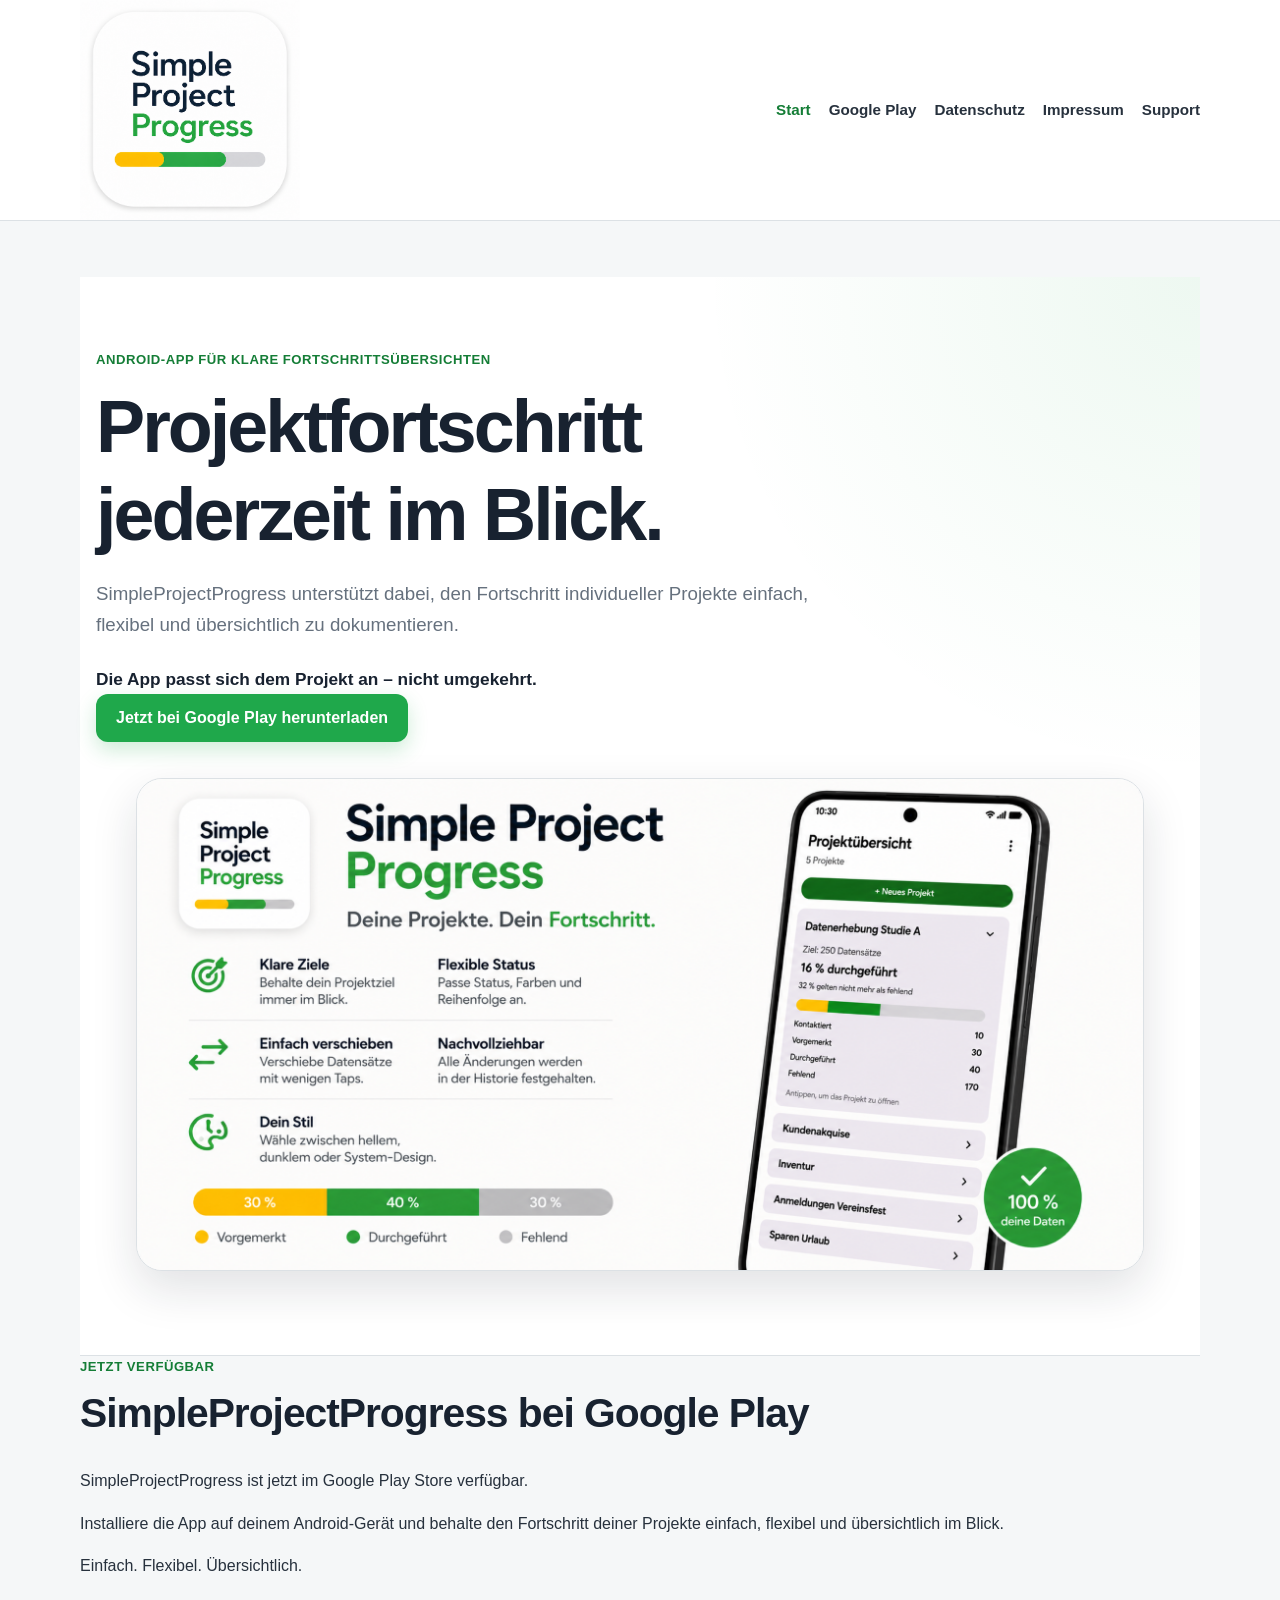
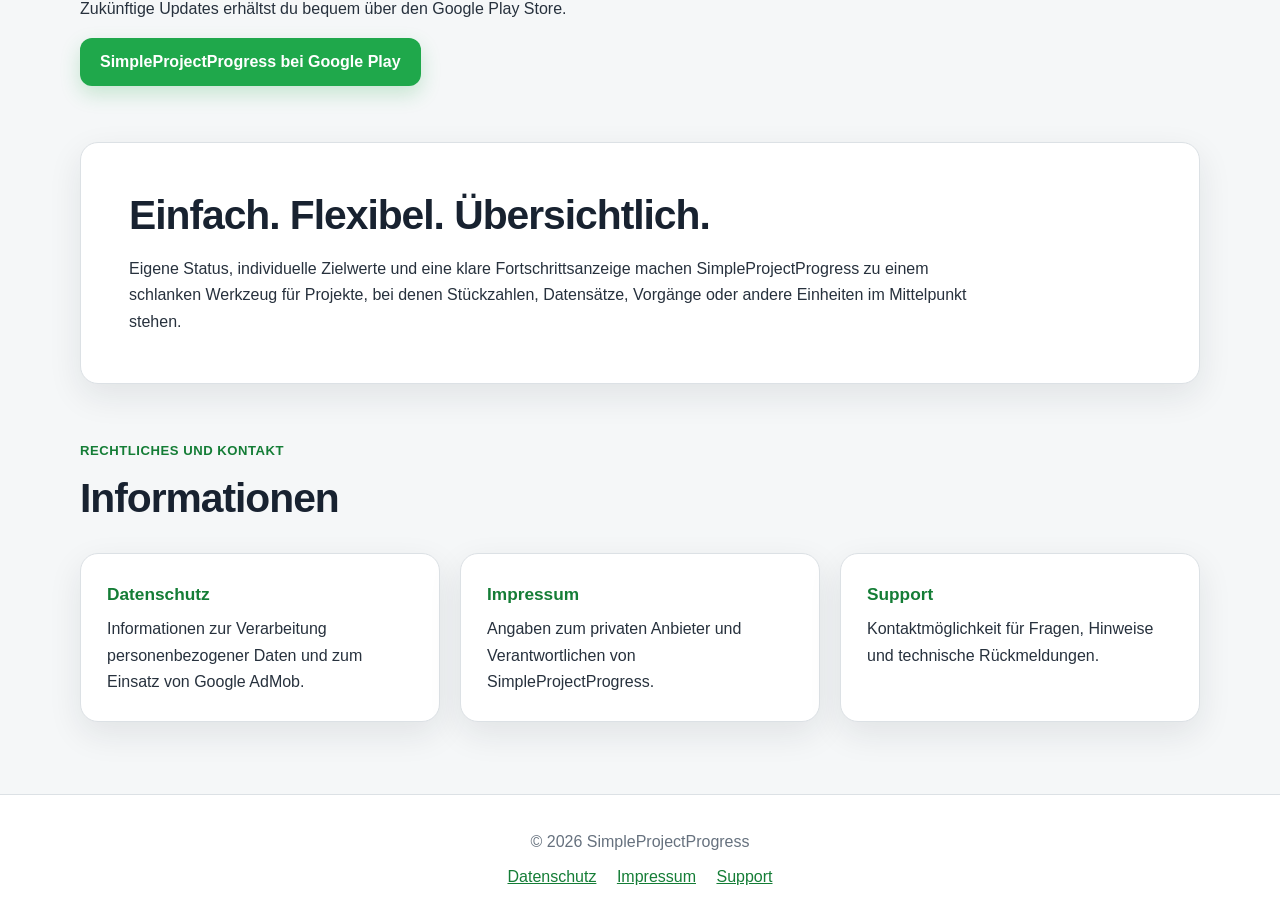
<file: index.html>
<!doctype html>
<html lang="de">
<head>
    <meta charset="utf-8">
    <meta name="viewport" content="width=device-width, initial-scale=1">
    <meta name="description" content="SimpleProjectProgress – Android-App für klare, flexible und übersichtliche Fortschrittsübersichten.">
    <title>SimpleProjectProgress</title>

    <link rel="icon" type="image/png" href="assets/favicon.png">
    <link rel="stylesheet" href="style.css?v=7">
</head>
<body>

<header class="site-header">
    <nav class="nav" aria-label="Hauptnavigation">
        <a class="brand" href="./" aria-label="SimpleProjectProgress Startseite">
            <img src="assets/simpleprojectprogress-logo.png" alt="SimpleProjectProgress">
        </a>

        <div class="nav-links">
            <a href="./" aria-current="page">Start</a>
            <a href="#download">Google Play</a>
            <a href="datenschutz/">Datenschutz</a>
            <a href="impressum/">Impressum</a>
            <a href="support/">Support</a>
        </div>
    </nav>
</header>

<main class="page-main">
    <section class="hero" aria-labelledby="hero-title">
        <div class="hero-inner">
            <div class="hero-copy">
                <p class="eyebrow">Android-App für klare Fortschrittsübersichten</p>
                <h1 id="hero-title">Projektfortschritt jederzeit im Blick.</h1>
                <p class="lead">
                    SimpleProjectProgress unterstützt dabei, den Fortschritt individueller Projekte
                    einfach, flexibel und übersichtlich zu dokumentieren.
                </p>
                <p class="claim">Die App passt sich dem Projekt an – nicht umgekehrt.</p>

                <a class="button button-primary button-large hero-button"
                   href="https://play.google.com/store/apps/details?id=de.paschold.simpleprojectprogress"
                   target="_blank"
                   rel="noopener noreferrer">
                    Jetzt bei Google Play herunterladen
                </a>
            </div>

            <figure class="feature-graphic-wrap">
                <img
                    class="feature-graphic"
                    src="assets/simpleprojectprogress-feature-graphic.png"
                    alt="SimpleProjectProgress mit App-Oberfläche, Funktionen und Fortschrittsanzeige">
            </figure>
        </div>
    </section>

    <div class="content-shell">
        <section id="download" class="beta-panel" aria-labelledby="download-title">
            <div class="section-heading">
                <p class="section-kicker">Jetzt verfügbar</p>
                <h2 id="download-title">SimpleProjectProgress bei Google Play</h2>
            </div>

            <div class="beta-copy">
                <p>
                    SimpleProjectProgress ist jetzt im Google Play Store verfügbar.
                </p>
                <p>
                    Installiere die App auf deinem Android-Gerät und behalte den Fortschritt
                    deiner Projekte einfach, flexibel und übersichtlich im Blick.
                </p>
                <p class="beta-highlight">Einfach. Flexibel. Übersichtlich.</p>
                <p>
                    Zukünftige Updates erhältst du bequem über den Google Play Store.
                </p>

                <a class="button button-primary button-large"
                   href="https://play.google.com/store/apps/details?id=de.paschold.simpleprojectprogress"
                   target="_blank"
                   rel="noopener noreferrer">
                    SimpleProjectProgress bei Google Play
                </a>
            </div>
        </section>

        <section class="content-card app-summary" aria-labelledby="summary-title">
            <h2 id="summary-title">Einfach. Flexibel. Übersichtlich.</h2>
            <p>
                Eigene Status, individuelle Zielwerte und eine klare Fortschrittsanzeige machen
                SimpleProjectProgress zu einem schlanken Werkzeug für Projekte, bei denen Stückzahlen,
                Datensätze, Vorgänge oder andere Einheiten im Mittelpunkt stehen.
            </p>
        </section>

        <section class="information-section" aria-labelledby="informationen">
            <div class="section-heading">
                <p class="section-kicker">Rechtliches und Kontakt</p>
                <h2 id="informationen">Informationen</h2>
            </div>

            <div class="card-grid">
                <a class="card" href="datenschutz/">
                    <strong>Datenschutz</strong>
                    Informationen zur Verarbeitung personenbezogener Daten und zum Einsatz von Google AdMob.
                </a>

                <a class="card" href="impressum/">
                    <strong>Impressum</strong>
                    Angaben zum privaten Anbieter und Verantwortlichen von SimpleProjectProgress.
                </a>

                <a class="card" href="support/">
                    <strong>Support</strong>
                    Kontaktmöglichkeit für Fragen, Hinweise und technische Rückmeldungen.
                </a>
            </div>
        </section>
    </div>
</main>

<footer class="site-footer">
    <div>© 2026 SimpleProjectProgress</div>
    <nav aria-label="Fußnavigation">
        <a href="datenschutz/">Datenschutz</a>
        <a href="impressum/">Impressum</a>
        <a href="support/">Support</a>
    </nav>
</footer>

<script>
    document.addEventListener("contextmenu", function (event) {
        event.preventDefault();
    });
</script>

</body>
</html>
</file>
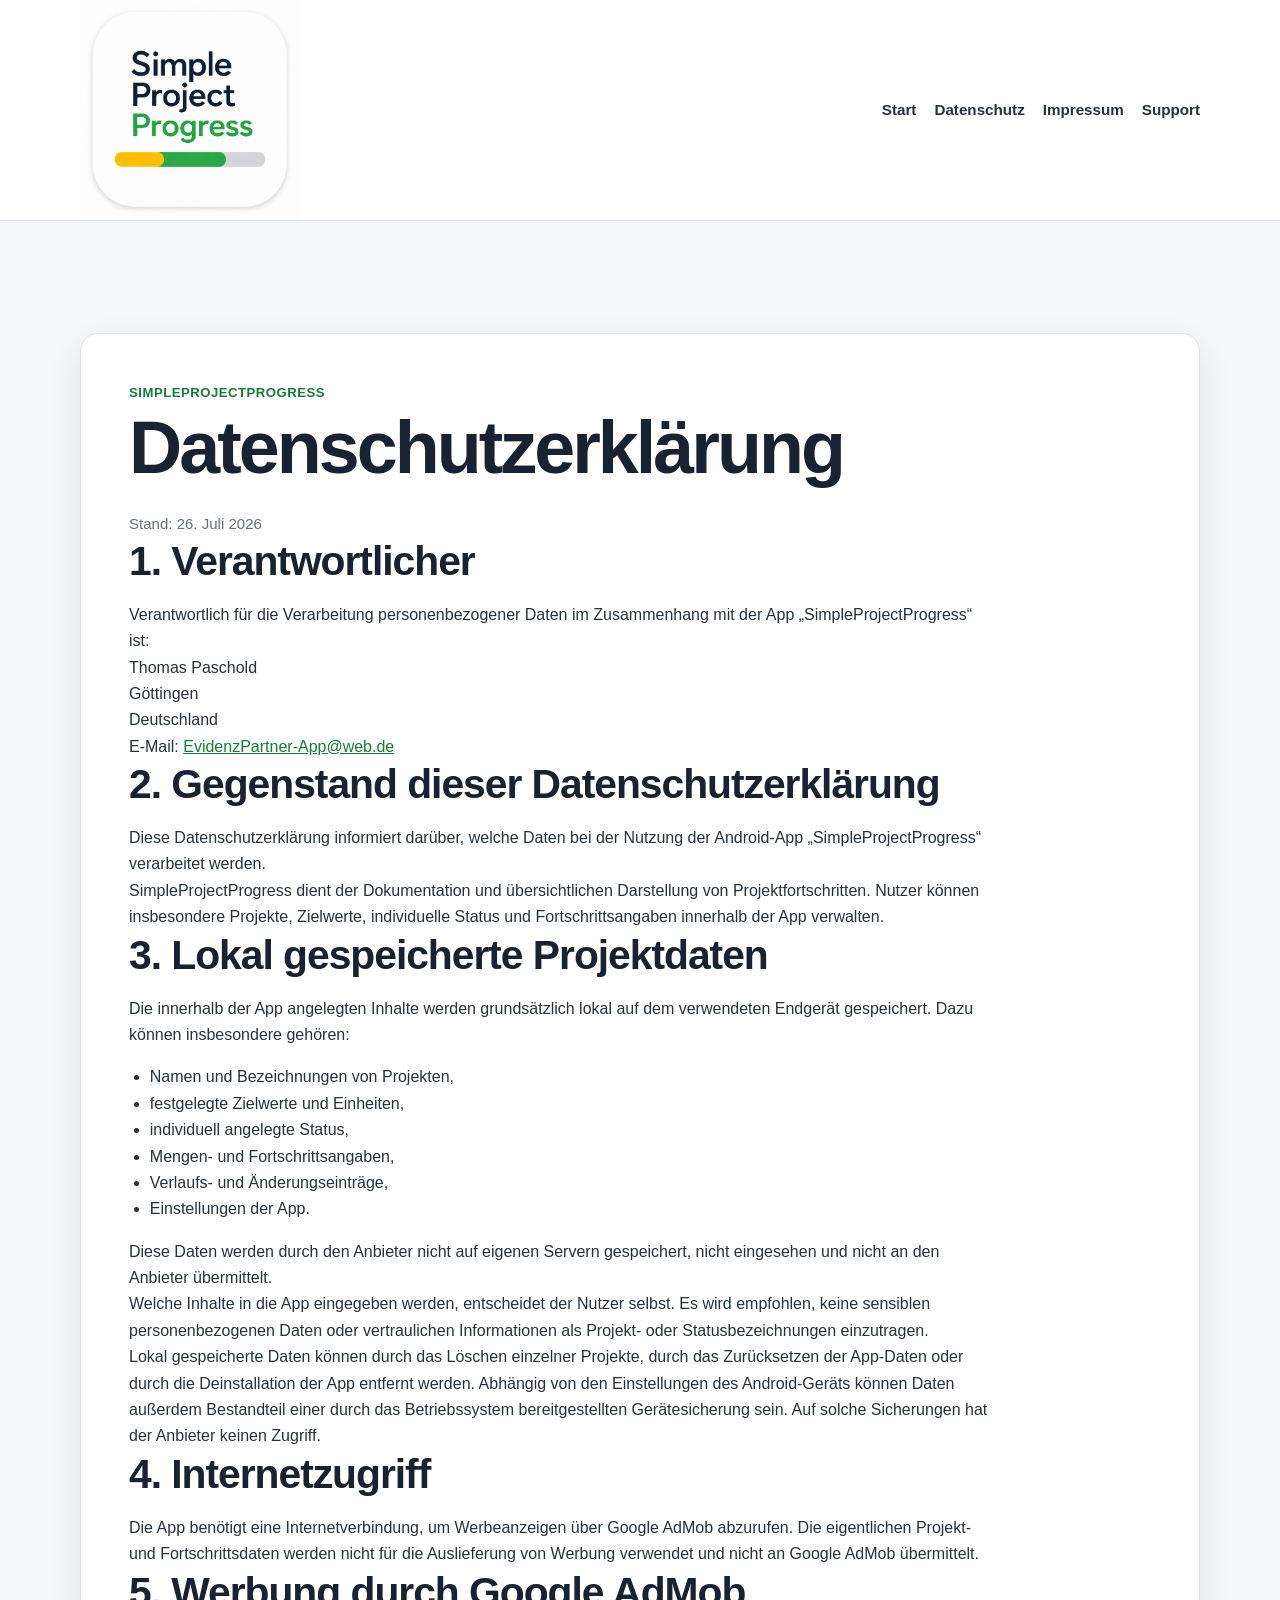
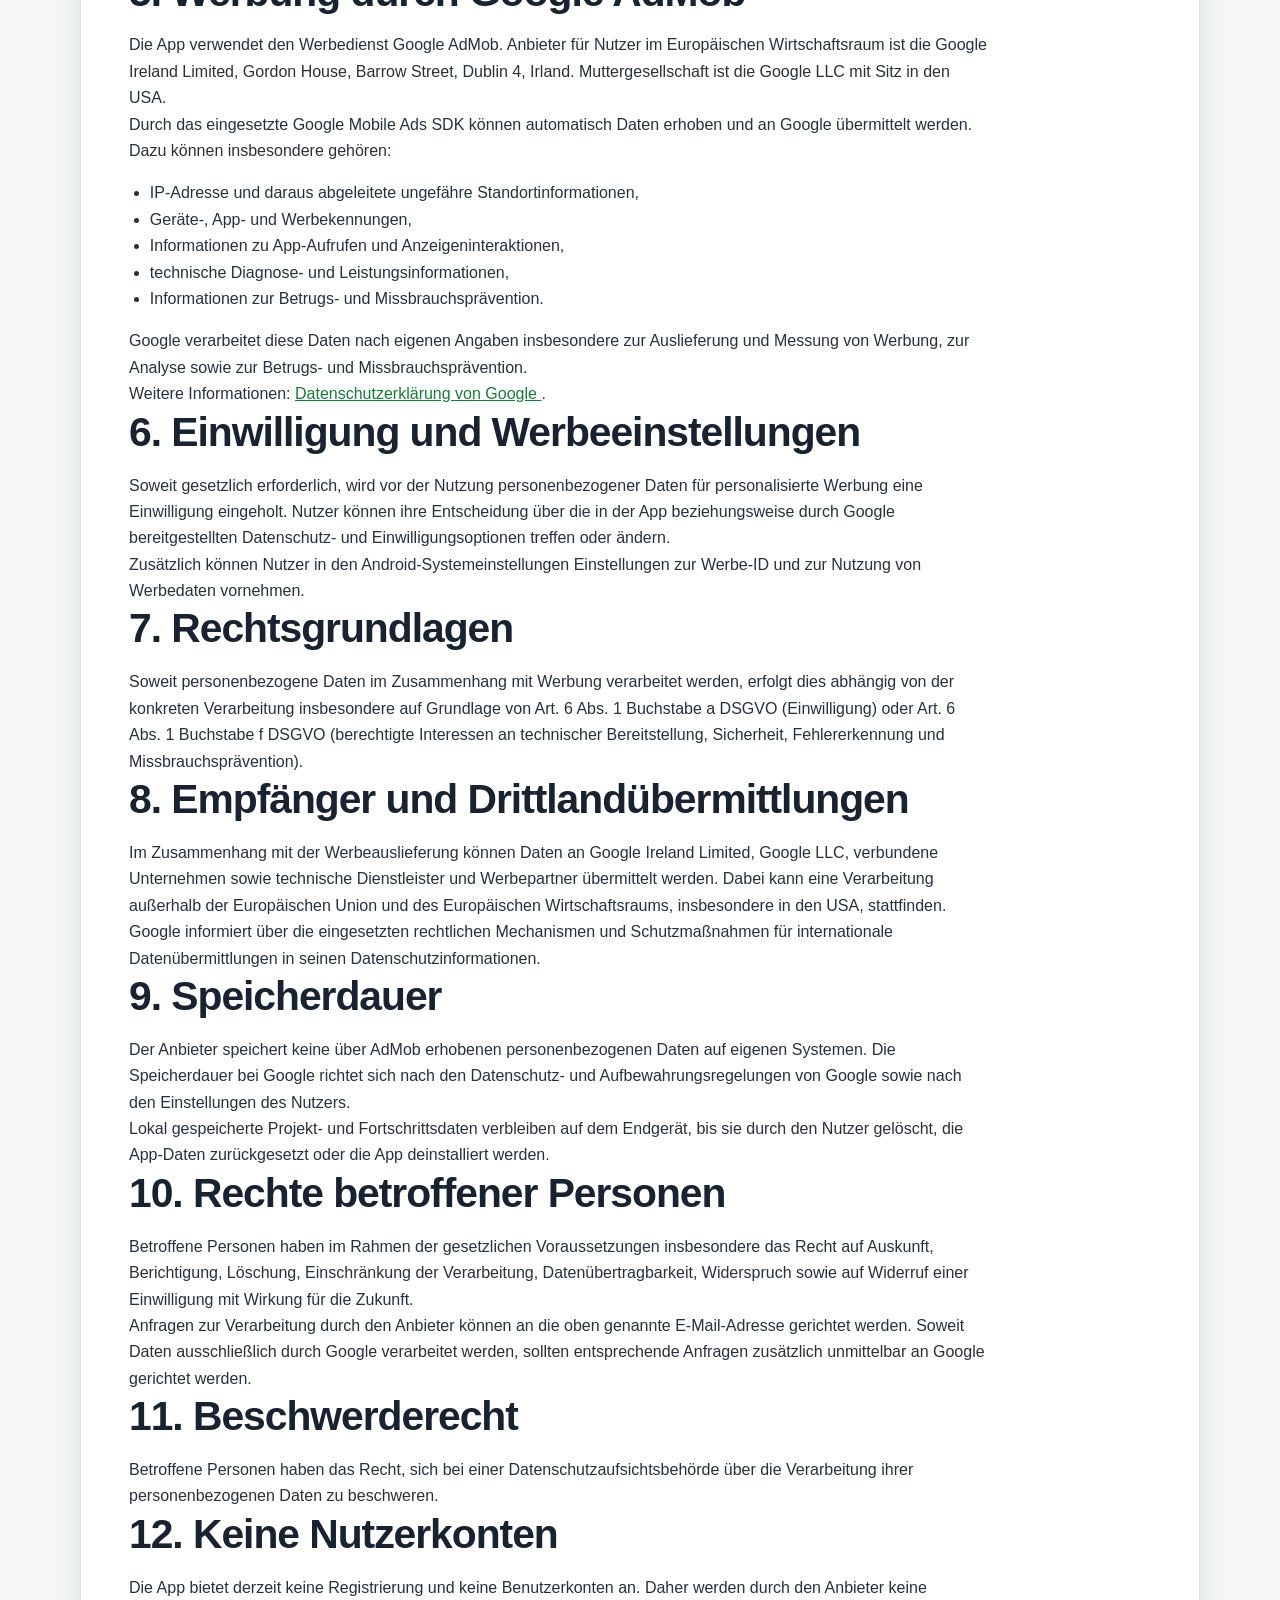
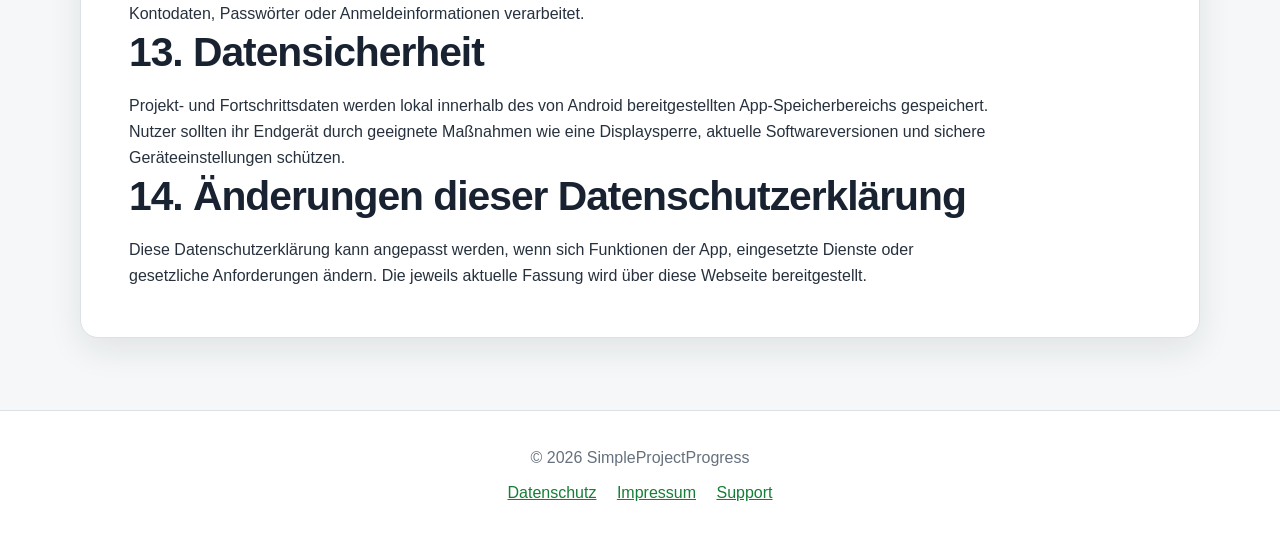
<file: datenschutz/index.html>
<!doctype html>
<html lang="de">
<head>
    <meta charset="utf-8">
    <meta name="viewport" content="width=device-width, initial-scale=1">
    <meta name="description" content="Datenschutzerklärung für SimpleProjectProgress.">
    <title>Datenschutz | SimpleProjectProgress</title>
    <link rel="stylesheet" href="../style.css">
</head>
<body>

<header class="site-header">
    <nav class="nav" aria-label="Hauptnavigation">
        <a class="brand" href="../">
            <img src="../assets/simpleprojectprogress-logo.png"
                 alt="SimpleProjectProgress">
        </a>
        <div class="nav-links">
            <a href="../">Start</a>
            <a href="../datenschutz/">Datenschutz</a>
            <a href="../impressum/">Impressum</a>
            <a href="../support/">Support</a>
        </div>
    </nav>
</header>

<main>
    <article class="content-card">
        <p class="eyebrow">SimpleProjectProgress</p>
        <h1>Datenschutzerklärung</h1>
        <p class="meta">Stand: 26. Juli 2026</p>

        <h2>1. Verantwortlicher</h2>
        <p>
            Verantwortlich für die Verarbeitung personenbezogener Daten
            im Zusammenhang mit der App „SimpleProjectProgress“ ist:
        </p>
        <p>
            Thomas Paschold<br>
            Göttingen<br>
            Deutschland<br>
            E-Mail:
            <a href="mailto:EvidenzPartner-App@web.de">
               EvidenzPartner-App@web.de
            </a>
        </p>

        <h2>2. Gegenstand dieser Datenschutzerklärung</h2>
        <p>
            Diese Datenschutzerklärung informiert darüber, welche Daten
            bei der Nutzung der Android-App „SimpleProjectProgress“
            verarbeitet werden.
        </p>
        <p>
            SimpleProjectProgress dient der Dokumentation und
            übersichtlichen Darstellung von Projektfortschritten. Nutzer
            können insbesondere Projekte, Zielwerte, individuelle Status
            und Fortschrittsangaben innerhalb der App verwalten.
        </p>

        <h2>3. Lokal gespeicherte Projektdaten</h2>
        <p>
            Die innerhalb der App angelegten Inhalte werden grundsätzlich
            lokal auf dem verwendeten Endgerät gespeichert. Dazu können
            insbesondere gehören:
        </p>
        <ul>
            <li>Namen und Bezeichnungen von Projekten,</li>
            <li>festgelegte Zielwerte und Einheiten,</li>
            <li>individuell angelegte Status,</li>
            <li>Mengen- und Fortschrittsangaben,</li>
            <li>Verlaufs- und Änderungseinträge,</li>
            <li>Einstellungen der App.</li>
        </ul>
        <p>
            Diese Daten werden durch den Anbieter nicht auf eigenen Servern
            gespeichert, nicht eingesehen und nicht an den Anbieter
            übermittelt.
        </p>
        <p>
            Welche Inhalte in die App eingegeben werden, entscheidet der
            Nutzer selbst. Es wird empfohlen, keine sensiblen
            personenbezogenen Daten oder vertraulichen Informationen als
            Projekt- oder Statusbezeichnungen einzutragen.
        </p>
        <p>
            Lokal gespeicherte Daten können durch das Löschen einzelner
            Projekte, durch das Zurücksetzen der App-Daten oder durch die
            Deinstallation der App entfernt werden. Abhängig von den
            Einstellungen des Android-Geräts können Daten außerdem
            Bestandteil einer durch das Betriebssystem bereitgestellten
            Gerätesicherung sein. Auf solche Sicherungen hat der Anbieter
            keinen Zugriff.
        </p>

        <h2>4. Internetzugriff</h2>
        <p>
            Die App benötigt eine Internetverbindung, um Werbeanzeigen über
            Google AdMob abzurufen. Die eigentlichen Projekt- und
            Fortschrittsdaten werden nicht für die Auslieferung von Werbung
            verwendet und nicht an Google AdMob übermittelt.
        </p>

        <h2>5. Werbung durch Google AdMob</h2>
        <p>
            Die App verwendet den Werbedienst Google AdMob. Anbieter für
            Nutzer im Europäischen Wirtschaftsraum ist die Google Ireland
            Limited, Gordon House, Barrow Street, Dublin 4, Irland.
            Muttergesellschaft ist die Google LLC mit Sitz in den USA.
        </p>
        <p>
            Durch das eingesetzte Google Mobile Ads SDK können automatisch
            Daten erhoben und an Google übermittelt werden. Dazu können
            insbesondere gehören:
        </p>
        <ul>
            <li>IP-Adresse und daraus abgeleitete ungefähre Standortinformationen,</li>
            <li>Geräte-, App- und Werbekennungen,</li>
            <li>Informationen zu App-Aufrufen und Anzeigeninteraktionen,</li>
            <li>technische Diagnose- und Leistungsinformationen,</li>
            <li>Informationen zur Betrugs- und Missbrauchsprävention.</li>
        </ul>
        <p>
            Google verarbeitet diese Daten nach eigenen Angaben insbesondere
            zur Auslieferung und Messung von Werbung, zur Analyse sowie zur
            Betrugs- und Missbrauchsprävention.
        </p>
        <p>
            Weitere Informationen:
            <a href="https://policies.google.com/privacy" rel="noopener noreferrer">
                Datenschutzerklärung von Google
            </a>.
        </p>

        <h2>6. Einwilligung und Werbeeinstellungen</h2>
        <p>
            Soweit gesetzlich erforderlich, wird vor der Nutzung
            personenbezogener Daten für personalisierte Werbung eine
            Einwilligung eingeholt. Nutzer können ihre Entscheidung über die
            in der App beziehungsweise durch Google bereitgestellten
            Datenschutz- und Einwilligungsoptionen treffen oder ändern.
        </p>
        <p>
            Zusätzlich können Nutzer in den Android-Systemeinstellungen
            Einstellungen zur Werbe-ID und zur Nutzung von Werbedaten
            vornehmen.
        </p>

        <h2>7. Rechtsgrundlagen</h2>
        <p>
            Soweit personenbezogene Daten im Zusammenhang mit Werbung
            verarbeitet werden, erfolgt dies abhängig von der konkreten
            Verarbeitung insbesondere auf Grundlage von Art. 6 Abs. 1
            Buchstabe a DSGVO (Einwilligung) oder Art. 6 Abs. 1 Buchstabe f
            DSGVO (berechtigte Interessen an technischer Bereitstellung,
            Sicherheit, Fehlererkennung und Missbrauchsprävention).
        </p>

        <h2>8. Empfänger und Drittlandübermittlungen</h2>
        <p>
            Im Zusammenhang mit der Werbeauslieferung können Daten an Google
            Ireland Limited, Google LLC, verbundene Unternehmen sowie
            technische Dienstleister und Werbepartner übermittelt werden.
            Dabei kann eine Verarbeitung außerhalb der Europäischen Union
            und des Europäischen Wirtschaftsraums, insbesondere in den USA,
            stattfinden.
        </p>
        <p>
            Google informiert über die eingesetzten rechtlichen Mechanismen
            und Schutzmaßnahmen für internationale Datenübermittlungen in
            seinen Datenschutzinformationen.
        </p>

        <h2>9. Speicherdauer</h2>
        <p>
            Der Anbieter speichert keine über AdMob erhobenen
            personenbezogenen Daten auf eigenen Systemen. Die Speicherdauer
            bei Google richtet sich nach den Datenschutz- und
            Aufbewahrungsregelungen von Google sowie nach den Einstellungen
            des Nutzers.
        </p>
        <p>
            Lokal gespeicherte Projekt- und Fortschrittsdaten verbleiben auf
            dem Endgerät, bis sie durch den Nutzer gelöscht, die App-Daten
            zurückgesetzt oder die App deinstalliert werden.
        </p>

        <h2>10. Rechte betroffener Personen</h2>
        <p>
            Betroffene Personen haben im Rahmen der gesetzlichen
            Voraussetzungen insbesondere das Recht auf Auskunft,
            Berichtigung, Löschung, Einschränkung der Verarbeitung,
            Datenübertragbarkeit, Widerspruch sowie auf Widerruf einer
            Einwilligung mit Wirkung für die Zukunft.
        </p>
        <p>
            Anfragen zur Verarbeitung durch den Anbieter können an die oben
            genannte E-Mail-Adresse gerichtet werden. Soweit Daten
            ausschließlich durch Google verarbeitet werden, sollten
            entsprechende Anfragen zusätzlich unmittelbar an Google
            gerichtet werden.
        </p>

        <h2>11. Beschwerderecht</h2>
        <p>
            Betroffene Personen haben das Recht, sich bei einer
            Datenschutzaufsichtsbehörde über die Verarbeitung ihrer
            personenbezogenen Daten zu beschweren.
        </p>

        <h2>12. Keine Nutzerkonten</h2>
        <p>
            Die App bietet derzeit keine Registrierung und keine
            Benutzerkonten an. Daher werden durch den Anbieter keine
            Kontodaten, Passwörter oder Anmeldeinformationen verarbeitet.
        </p>

        <h2>13. Datensicherheit</h2>
        <p>
            Projekt- und Fortschrittsdaten werden lokal innerhalb des von
            Android bereitgestellten App-Speicherbereichs gespeichert.
            Nutzer sollten ihr Endgerät durch geeignete Maßnahmen wie eine
            Displaysperre, aktuelle Softwareversionen und sichere
            Geräteeinstellungen schützen.
        </p>

        <h2>14. Änderungen dieser Datenschutzerklärung</h2>
        <p>
            Diese Datenschutzerklärung kann angepasst werden, wenn sich
            Funktionen der App, eingesetzte Dienste oder gesetzliche
            Anforderungen ändern. Die jeweils aktuelle Fassung wird über
            diese Webseite bereitgestellt.
        </p>

    </article>
</main>

<footer class="site-footer">
    <div>© 2026 SimpleProjectProgress</div>
    <nav aria-label="Fußnavigation">
        <a href="../datenschutz/">Datenschutz</a>
        <a href="../impressum/">Impressum</a>
        <a href="../support/">Support</a>
    </nav>
</footer>

</body>
</html>
</file>
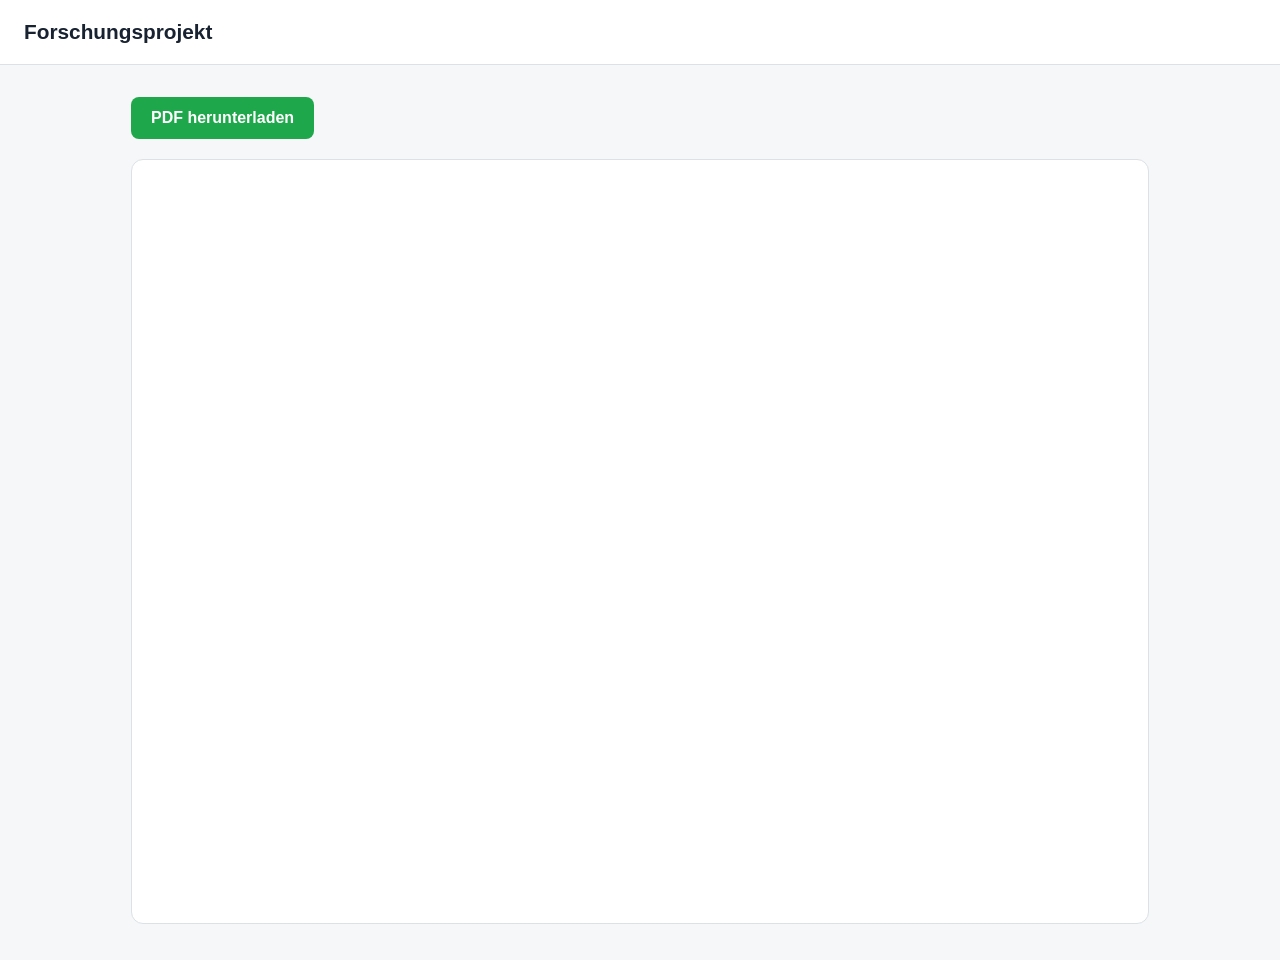
<file: forschung/index.html>
<!doctype html>
<html lang="de">
<head>
    <meta charset="utf-8">
    <meta name="viewport"
          content="width=device-width, initial-scale=1">

    <title>Forschungsprojekt | EvidenzPartner</title>

    <link rel="icon" type="image/png"
          href="../assets/favicon.png">

    <style>
        * {
            box-sizing: border-box;
        }

        body {
            margin: 0;
            background: #F5F7F8;
            font-family: Inter, Roboto, Arial, sans-serif;
            color: #27313D;
        }

        header {
            padding: 20px 24px;
            background: #FFFFFF;
            border-bottom: 1px solid #DCE1E5;
        }

        header h1 {
            margin: 0;
            font-size: 1.3rem;
            color: #182230;
        }

        main {
            max-width: 1050px;
            margin: 32px auto;
            padding: 0 16px;
        }

        .pdf-viewer {
            width: 100%;
            height: 85vh;
            border: 1px solid #DCE1E5;
            border-radius: 12px;
            background: white;
        }

        .download {
            display: inline-block;
            margin: 0 0 20px;
            padding: 12px 20px;
            background: #1FA84B;
            color: white;
            text-decoration: none;
            border-radius: 8px;
            font-weight: 600;
        }

        .download:hover {
            background: #147D36;
        }
    </style>
</head>

<body>
    <header>
        <h1>Forschungsprojekt</h1>
    </header>

    <main>
        <a class="download"
           href="factsheet.pdf"
           download>
            PDF herunterladen
        </a>

        <iframe
            class="pdf-viewer"
            src="factsheet.pdf"
            title="Informationen zum Forschungsprojekt">
        </iframe>
    </main>
</body>
</html>
</file>
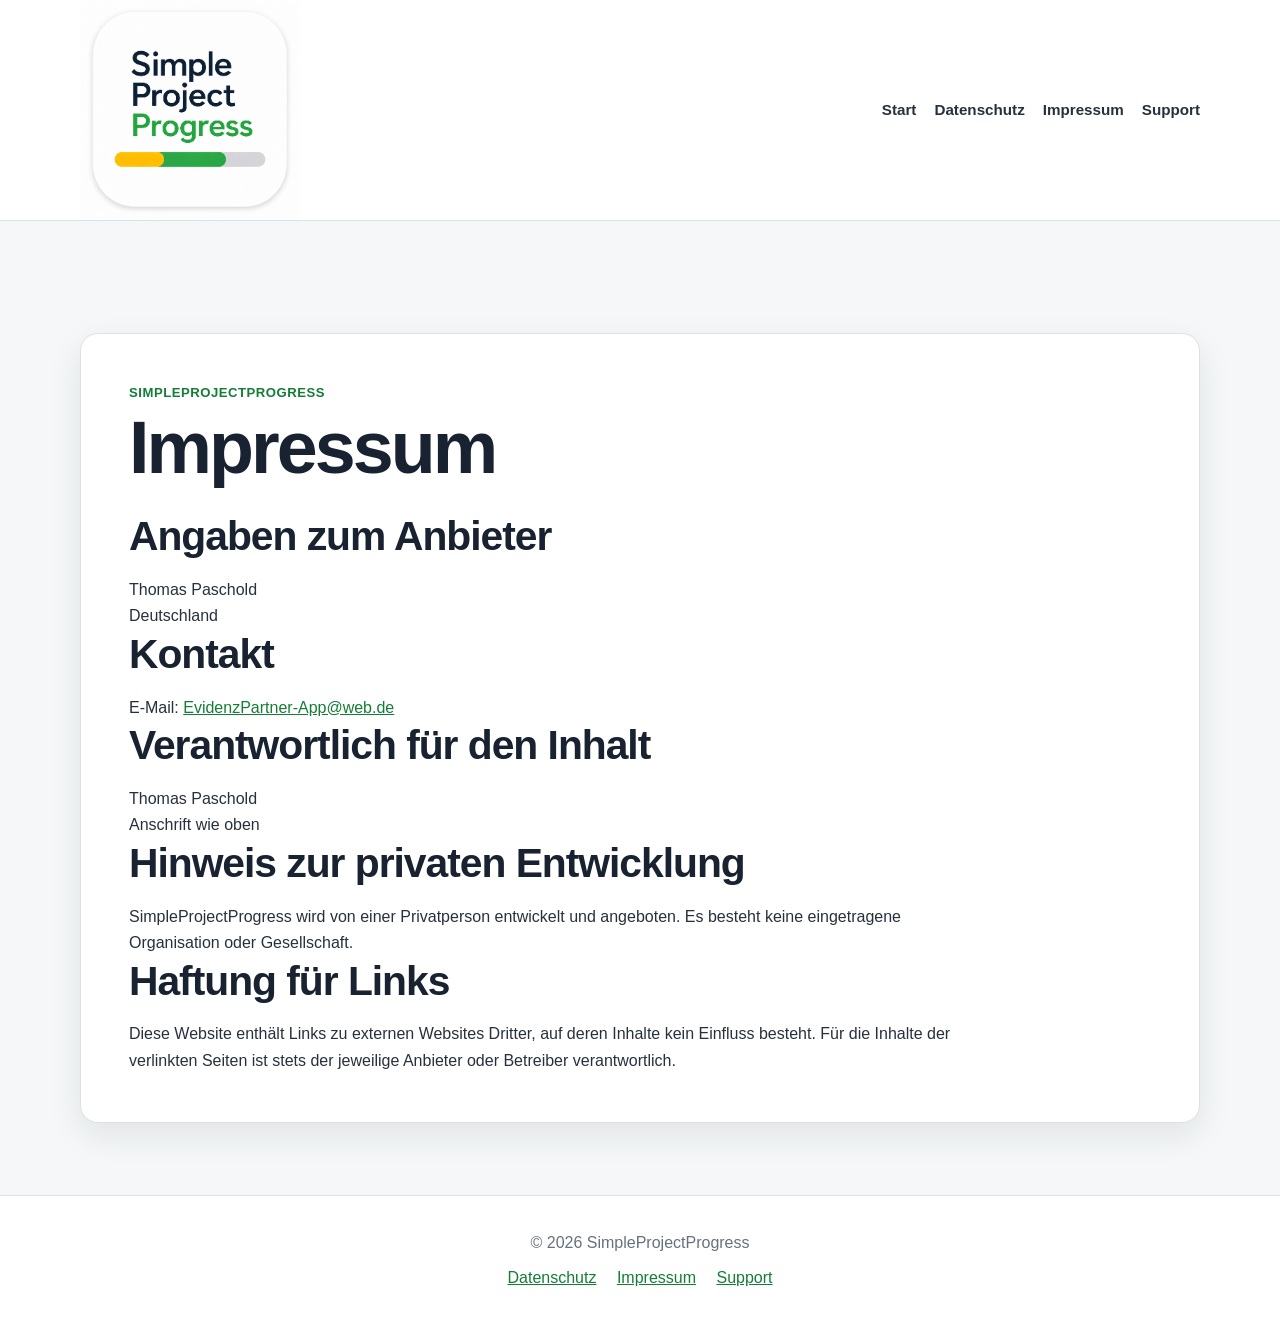
<file: impressum/index.html>
<!doctype html>
<html lang="de">
<head>
    <meta charset="utf-8">
    <meta name="viewport" content="width=device-width, initial-scale=1">
    <meta name="description" content="Impressum von SimpleProjectProgress.">
    <title>Impressum | SimpleProjectProgress</title>
    <link rel="stylesheet" href="../style.css">
</head>
<body>

<header class="site-header">
    <nav class="nav" aria-label="Hauptnavigation">
        <a class="brand" href="../">
            <img src="../assets/simpleprojectprogress-logo.png"
                 alt="SimpleProjectProgress">
        </a>
        <div class="nav-links">
            <a href="../">Start</a>
            <a href="../datenschutz/">Datenschutz</a>
            <a href="../impressum/">Impressum</a>
            <a href="../support/">Support</a>
        </div>
    </nav>
</header>

<main>
    <article class="content-card">
        <p class="eyebrow">SimpleProjectProgress</p>
        <h1>Impressum</h1>

        <h2>Angaben zum Anbieter</h2>
        <p>
            Thomas Paschold<br>
            Deutschland
        </p>

        <h2>Kontakt</h2>
        <p>
            E-Mail:
            <a href="mailto:EvidenzPartner-App@web.de">
                EvidenzPartner-App@web.de
            </a>
        </p>

        <h2>Verantwortlich für den Inhalt</h2>
        <p>
            Thomas Paschold<br>
            Anschrift wie oben
        </p>

        <h2>Hinweis zur privaten Entwicklung</h2>
        <p>
            SimpleProjectProgress wird von einer Privatperson entwickelt
            und angeboten. Es besteht keine eingetragene Organisation oder
            Gesellschaft.
        </p>

        <h2>Haftung für Links</h2>
        <p>
            Diese Website enthält Links zu externen Websites Dritter, auf
            deren Inhalte kein Einfluss besteht. Für die Inhalte der
            verlinkten Seiten ist stets der jeweilige Anbieter oder
            Betreiber verantwortlich.
        </p>
        
    </article>
</main>

<footer class="site-footer">
    <div>© 2026 SimpleProjectProgress</div>
    <nav aria-label="Fußnavigation">
        <a href="../datenschutz/">Datenschutz</a>
        <a href="../impressum/">Impressum</a>
        <a href="../support/">Support</a>
    </nav>
</footer>

</body>
</html>
</file>
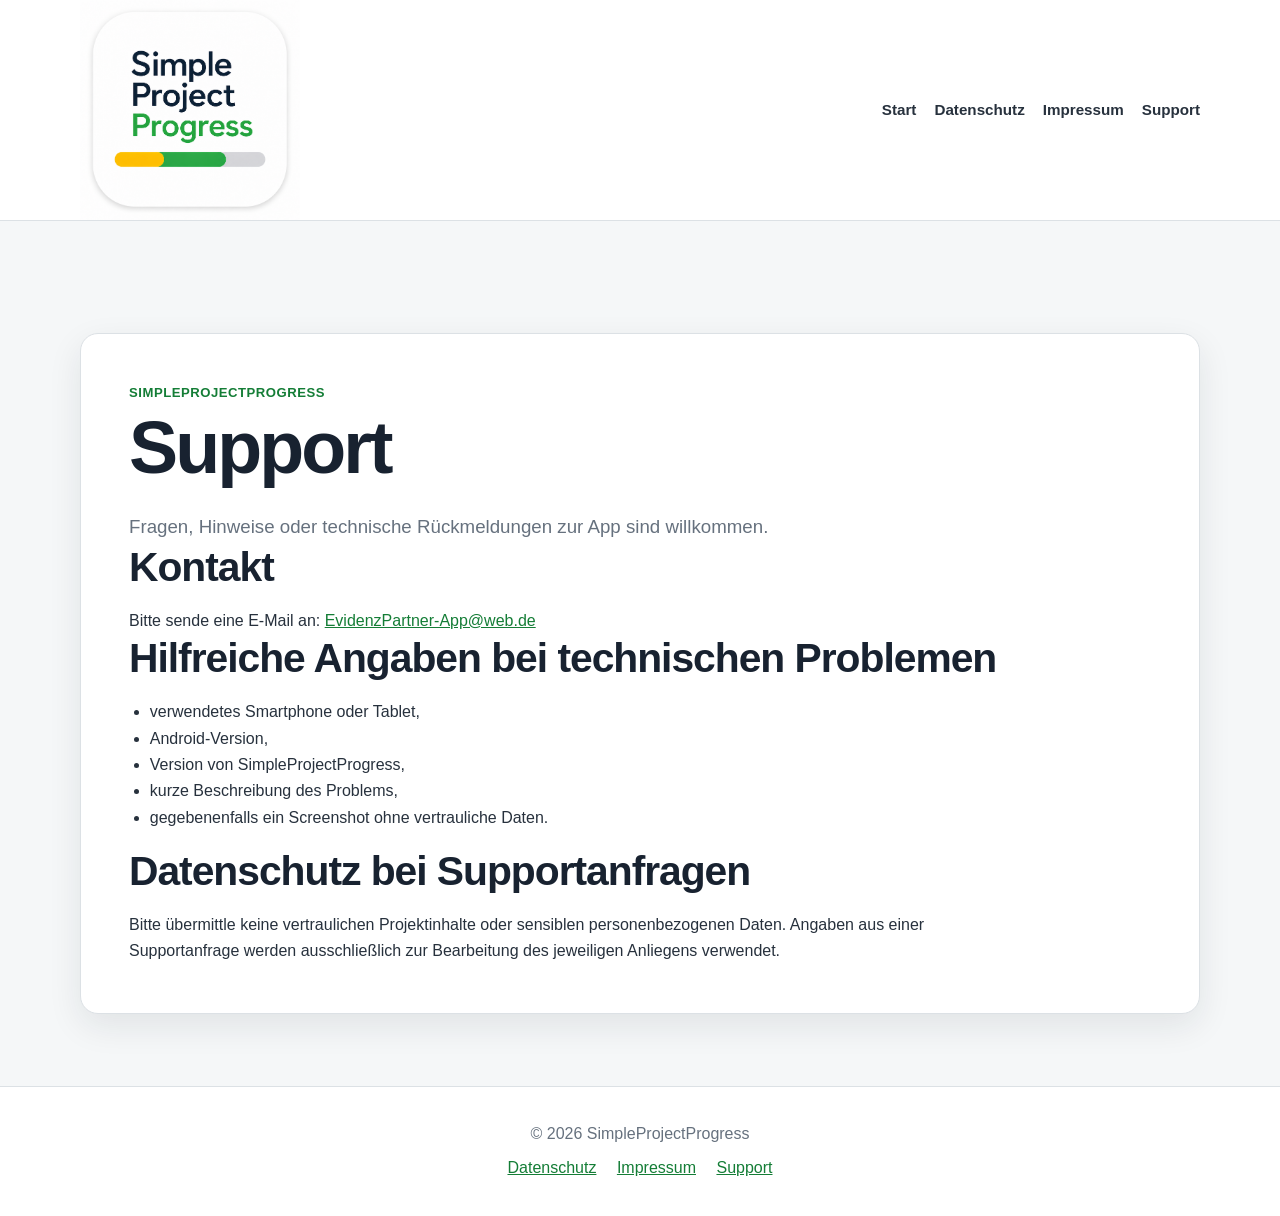
<file: support/index.html>
<!doctype html>
<html lang="de">
<head>
    <meta charset="utf-8">
    <meta name="viewport" content="width=device-width, initial-scale=1">
    <meta name="description" content="Support für SimpleProjectProgress.">
    <title>Support | SimpleProjectProgress</title>
    <link rel="stylesheet" href="../style.css">
</head>
<body>

<header class="site-header">
    <nav class="nav" aria-label="Hauptnavigation">
        <a class="brand" href="../">
            <img src="../assets/simpleprojectprogress-logo.png"
                 alt="SimpleProjectProgress">
        </a>
        <div class="nav-links">
            <a href="../">Start</a>
            <a href="../datenschutz/">Datenschutz</a>
            <a href="../impressum/">Impressum</a>
            <a href="../support/">Support</a>
        </div>
    </nav>
</header>

<main>
    <article class="content-card">
        <p class="eyebrow">SimpleProjectProgress</p>
        <h1>Support</h1>
        <p class="lead">
            Fragen, Hinweise oder technische Rückmeldungen zur App sind
            willkommen.
        </p>

        <h2>Kontakt</h2>
        <p>
            Bitte sende eine E-Mail an:
            <a href="mailto:EvidenzPartner-App@web.de">
                EvidenzPartner-App@web.de
            </a>
        </p>

        <h2>Hilfreiche Angaben bei technischen Problemen</h2>
        <ul>
            <li>verwendetes Smartphone oder Tablet,</li>
            <li>Android-Version,</li>
            <li>Version von SimpleProjectProgress,</li>
            <li>kurze Beschreibung des Problems,</li>
            <li>gegebenenfalls ein Screenshot ohne vertrauliche Daten.</li>
        </ul>

        <h2>Datenschutz bei Supportanfragen</h2>
        <p>
            Bitte übermittle keine vertraulichen Projektinhalte oder
            sensiblen personenbezogenen Daten. Angaben aus einer
            Supportanfrage werden ausschließlich zur Bearbeitung des
            jeweiligen Anliegens verwendet.
        </p>
    </article>
</main>

<footer class="site-footer">
    <div>© 2026 SimpleProjectProgress</div>
    <nav aria-label="Fußnavigation">
        <a href="../datenschutz/">Datenschutz</a>
        <a href="../impressum/">Impressum</a>
        <a href="../support/">Support</a>
    </nav>
</footer>

</body>
</html>
</file>
<file: style.css>
:root {
    --green: #1FA84B;
    --green-dark: #147D36;
    --green-soft: #EEF8F1;
    --green-softer: #F7FCF8;
    --yellow: #FEC305;
    --navy: #182230;
    --text: #27313D;
    --muted: #66717E;
    --surface: #FFFFFF;
    --background: #F5F7F8;
    --border: #DCE1E5;
    --shadow: 0 12px 34px rgba(24, 34, 48, 0.09);
    --shadow-strong: 0 18px 46px rgba(24, 34, 48, 0.13);
    --radius: 18px;
    --radius-large: 26px;
    --content-width: 1120px;
}

* {
    box-sizing: border-box;
    -webkit-user-select: none;
    -moz-user-select: none;
    -ms-user-select: none;
    user-select: none;
}

html {
    scroll-behavior: smooth;
    scroll-padding-top: 96px;
}

body {
    margin: 0;
    font-family: Inter, Roboto, "Segoe UI", Arial, sans-serif;
    color: var(--text);
    background: var(--background);
    line-height: 1.65;
}

img {
    max-width: 100%;
    pointer-events: none;
    -webkit-user-drag: none;
}

a {
    color: var(--green-dark);
}

a:hover,
a:focus-visible {
    color: var(--green);
}

.site-header {
    position: sticky;
    top: 0;
    z-index: 20;
    background: rgba(255, 255, 255, 0.96);
    border-bottom: 1px solid var(--border);
    backdrop-filter: blur(12px);
}

.nav {
    width: min(var(--content-width), calc(100% - 32px));
    min-height: 76px;
    margin: 0 auto;
    display: flex;
    align-items: center;
    justify-content: space-between;
    gap: 24px;
}

.brand {
    display: flex;
    align-items: center;
    color: var(--navy);
    text-decoration: none;
    font-weight: 700;
}

.brand img {
    display: block;
    width: 220px;
    max-width: 52vw;
    height: auto;
}

.nav-links {
    display: flex;
    flex-wrap: wrap;
    justify-content: flex-end;
    gap: 18px;
}

.nav-links a {
    color: var(--text);
    text-decoration: none;
    font-size: 0.95rem;
    font-weight: 600;
}

.nav-links a:hover,
.nav-links a:focus-visible,
.nav-links a[aria-current="page"] {
    color: var(--green-dark);
}

.hero {
    background:
        radial-gradient(circle at top right, rgba(31, 168, 75, 0.08), transparent 32%),
        var(--surface);
    border-bottom: 1px solid var(--border);
}

.hero-inner {
    width: min(var(--content-width), calc(100% - 32px));
    margin: 0 auto;
    padding: 72px 0 68px;
}

.hero-copy {
    max-width: 820px;
    margin-bottom: 36px;
}

.eyebrow,
.section-kicker {
    margin: 0 0 12px;
    color: var(--green-dark);
    font-weight: 800;
    letter-spacing: 0.04em;
    text-transform: uppercase;
    font-size: 0.82rem;
}

h1,
h2,
h3 {
    color: var(--navy);
    line-height: 1.2;
}

h1 {
    margin: 0 0 20px;
    font-size: clamp(2.45rem, 6vw, 4.6rem);
    letter-spacing: -0.04em;
}

h2 {
    margin: 0 0 16px;
    font-size: clamp(1.75rem, 3.5vw, 2.55rem);
    letter-spacing: -0.025em;
}

h3 {
    margin: 0 0 10px;
    font-size: 1.2rem;
}

.lead {
    margin: 0;
    max-width: 760px;
    color: var(--muted);
    font-size: 1.17rem;
}

.claim {
    margin: 24px 0 0;
    color: var(--navy);
    font-size: 1.08rem;
    font-weight: 800;
}

.feature-graphic-wrap {
    overflow: hidden;
    background: var(--surface);
    border: 1px solid var(--border);
    border-radius: var(--radius-large);
    box-shadow: var(--shadow-strong);
}

.feature-graphic {
    display: block;
    width: 100%;
    height: auto;
}

.hero-cta {
    margin-top: 28px;
    display: flex;
    align-items: center;
    justify-content: space-between;
    gap: 24px;
    padding: 24px 28px;
    background: var(--green-soft);
    border: 1px solid rgba(31, 168, 75, 0.2);
    border-radius: var(--radius);
}

.hero-cta p {
    margin: 0;
    color: var(--navy);
    font-weight: 700;
}

.button {
    display: inline-flex;
    align-items: center;
    justify-content: center;
    min-height: 48px;
    padding: 12px 20px;
    border-radius: 12px;
    text-decoration: none;
    font-weight: 800;
    line-height: 1.2;
    text-align: center;
    transition: transform 160ms ease, box-shadow 160ms ease, background-color 160ms ease;
}

.button-primary {
    color: #FFFFFF;
    background: var(--green);
    box-shadow: 0 8px 20px rgba(31, 168, 75, 0.22);
}

.button-primary:hover,
.button-primary:focus-visible {
    color: #FFFFFF;
    background: var(--green-dark);
    transform: translateY(-2px);
    box-shadow: 0 12px 26px rgba(31, 168, 75, 0.28);
}

main {
    width: min(var(--content-width), calc(100% - 32px));
    margin: 0 auto;
    padding: 56px 0 72px;
}

.beta-card,
.content-card,
.step-card,
.card {
    background: var(--surface);
    border: 1px solid var(--border);
    border-radius: var(--radius);
    box-shadow: var(--shadow);
}

.beta-card {
    padding: clamp(28px, 5vw, 52px);
    background: linear-gradient(135deg, var(--green-softer), var(--surface));
    border-color: rgba(31, 168, 75, 0.22);
}

.section-heading {
    max-width: 820px;
    margin-bottom: 30px;
}

.section-heading-centered {
    margin-right: auto;
    margin-left: auto;
    text-align: center;
}

.section-intro {
    margin: 0;
    color: var(--muted);
    font-size: 1.08rem;
}

.beta-columns {
    display: grid;
    grid-template-columns: 0.8fr 1.2fr;
    gap: 28px;
    align-items: stretch;
}

.check-list {
    margin: 0;
    padding: 0;
    list-style: none;
    display: grid;
    gap: 12px;
}

.check-list li {
    position: relative;
    padding-left: 34px;
    font-weight: 700;
}

.check-list li::before {
    content: "✓";
    position: absolute;
    left: 0;
    top: 0;
    width: 24px;
    height: 24px;
    display: inline-flex;
    align-items: center;
    justify-content: center;
    color: #FFFFFF;
    background: var(--green);
    border-radius: 50%;
    font-size: 0.82rem;
    font-weight: 900;
}

.important-note {
    padding: 24px;
    background: var(--surface);
    border: 1px solid rgba(31, 168, 75, 0.2);
    border-radius: 16px;
}

.important-note p {
    margin: 0 0 12px;
}

.important-note p:last-child {
    margin-bottom: 0;
}

.steps-section,
.information-section {
    margin-top: 56px;
}

.steps-grid,
.card-grid {
    display: grid;
    grid-template-columns: repeat(3, minmax(0, 1fr));
    gap: 20px;
}

.step-card {
    position: relative;
    min-height: 100%;
    padding: 28px;
    display: flex;
    flex-direction: column;
}

.step-number {
    width: 42px;
    height: 42px;
    margin-bottom: 20px;
    display: inline-flex;
    align-items: center;
    justify-content: center;
    color: #FFFFFF;
    background: var(--green);
    border-radius: 50%;
    font-size: 1.05rem;
    font-weight: 900;
}

.step-card p {
    margin: 0 0 24px;
    color: var(--muted);
    flex-grow: 1;
}

.step-card .button {
    width: 100%;
}

.content-card {
    margin-top: 56px;
    padding: clamp(28px, 5vw, 48px);
}

.content-card p {
    margin: 0;
    max-width: 860px;
}

.card {
    display: block;
    padding: 26px;
    color: var(--text);
    text-decoration: none;
    transition: transform 160ms ease, box-shadow 160ms ease, border-color 160ms ease;
}

.card strong {
    display: block;
    margin-bottom: 8px;
    color: var(--green-dark);
    font-size: 1.08rem;
}

.card:hover,
.card:focus-visible {
    color: var(--text);
    transform: translateY(-3px);
    border-color: rgba(31, 168, 75, 0.34);
    box-shadow: var(--shadow-strong);
}

ul {
    padding-left: 1.3rem;
}

.notice {
    padding: 18px 20px;
    margin: 24px 0;
    background: var(--green-soft);
    border-left: 4px solid var(--green);
    border-radius: 10px;
}

.placeholder {
    padding: 2px 6px;
    color: #8B2A20;
    background: #FFF1EF;
    border-radius: 5px;
    font-weight: 700;
}

.meta {
    color: var(--muted);
    font-size: 0.94rem;
}

.site-footer {
    padding: 34px 16px;
    color: var(--muted);
    text-align: center;
    border-top: 1px solid var(--border);
    background: var(--surface);
}

.site-footer nav {
    margin-top: 8px;
}

.site-footer a {
    margin: 0 8px;
}

@media (max-width: 900px) {
    .beta-columns {
        grid-template-columns: 1fr;
    }

    .hero-cta {
        align-items: flex-start;
        flex-direction: column;
    }

    .hero-cta .button {
        width: 100%;
    }
}

@media (max-width: 760px) {
    .site-header {
        position: static;
    }

    .nav {
        padding: 16px 0;
        align-items: flex-start;
        flex-direction: column;
    }

    .nav-links {
        justify-content: flex-start;
        gap: 12px 16px;
    }

    .hero-inner {
        padding: 48px 0 50px;
    }

    .hero-copy {
        margin-bottom: 28px;
    }

    .feature-graphic-wrap {
        border-radius: 18px;
    }

    .steps-grid,
    .card-grid {
        grid-template-columns: 1fr;
    }

    .steps-section,
    .information-section,
    .content-card {
        margin-top: 44px;
    }
}

@media (max-width: 520px) {
    .brand img {
        width: 190px;
        max-width: 78vw;
    }

    h1 {
        font-size: clamp(2.2rem, 12vw, 3rem);
    }

    .hero-cta,
    .beta-card,
    .step-card,
    .card,
    .content-card {
        padding: 22px;
    }

    .button {
        width: 100%;
    }
}
</file>
